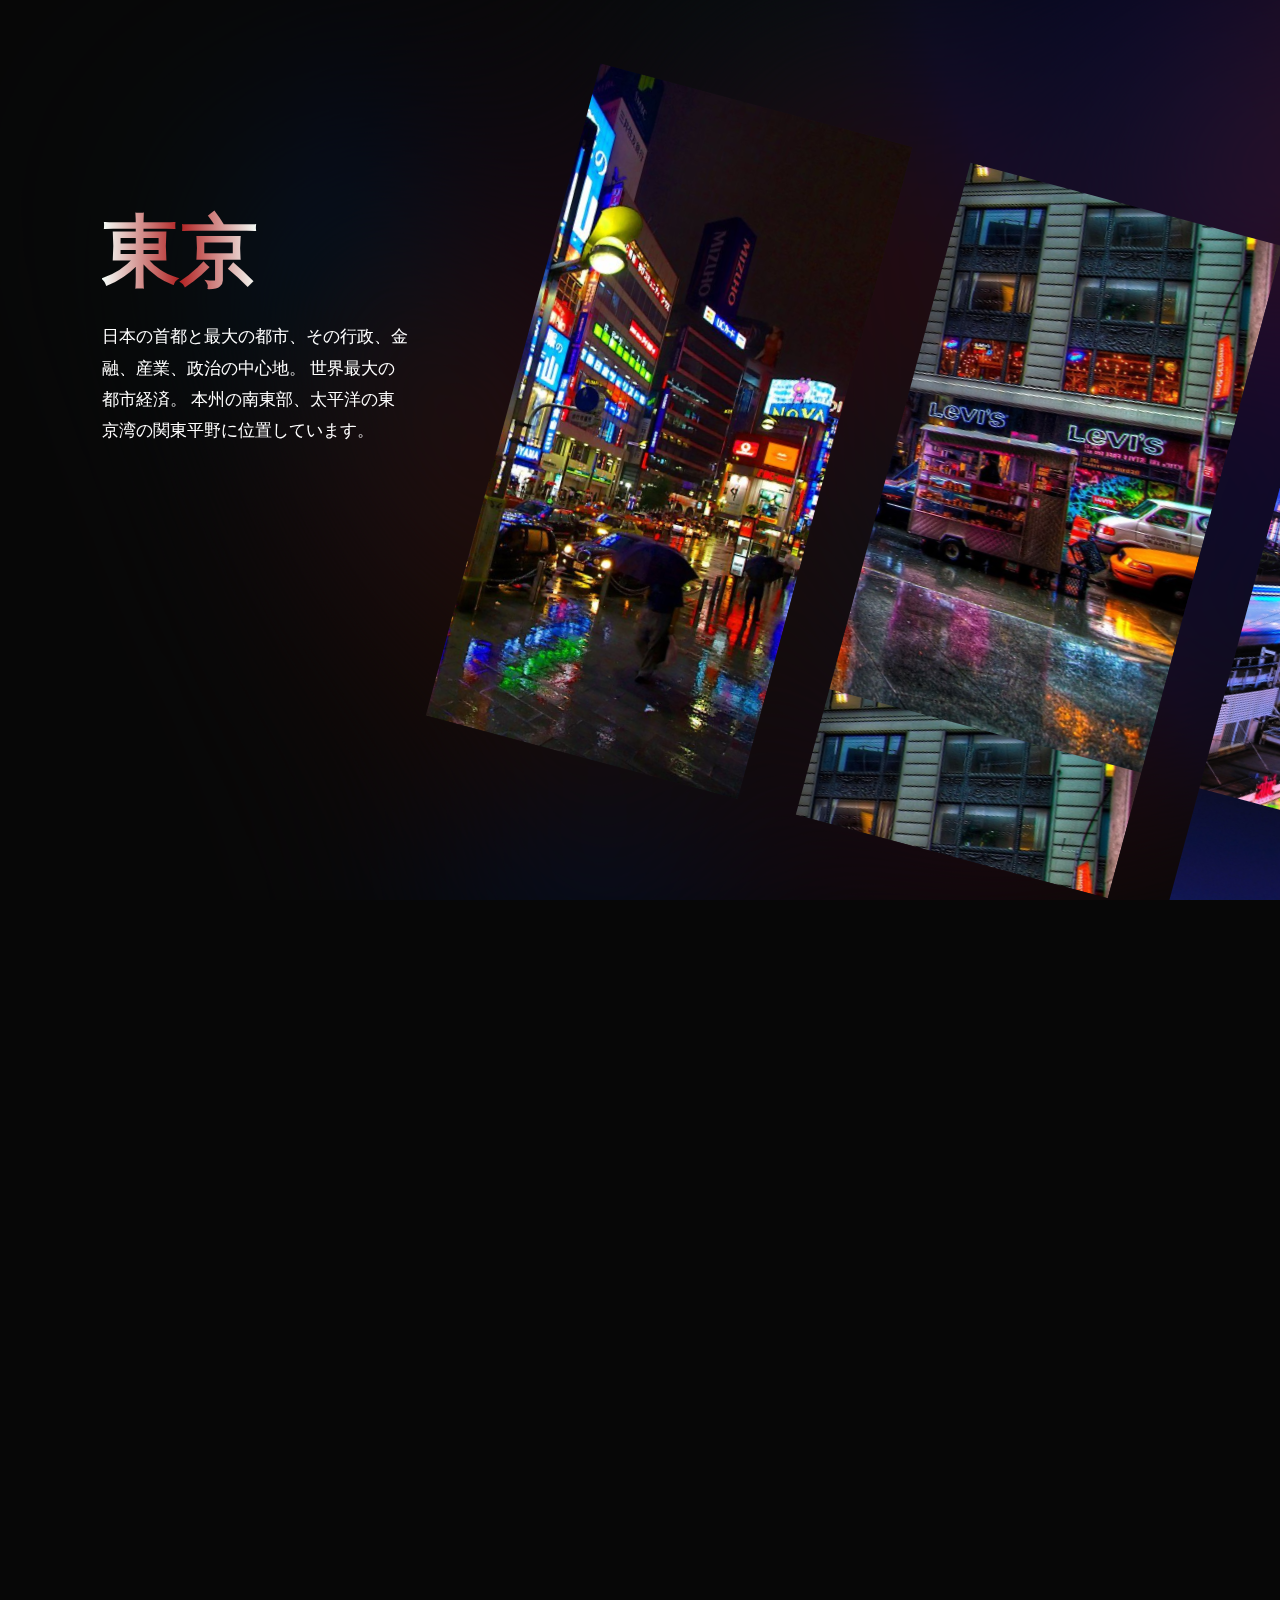
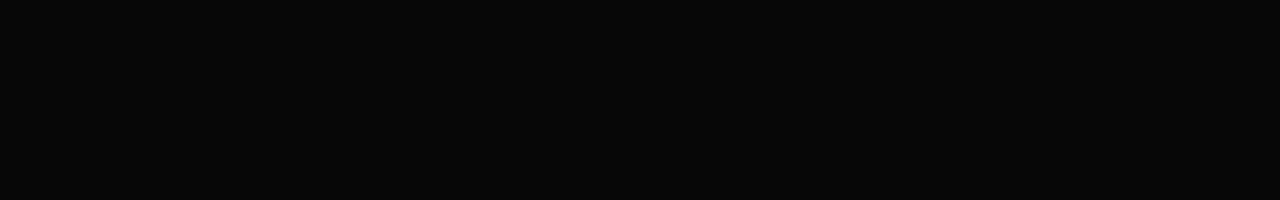
<file: index.html>
<!DOCTYPE html>
<html lang="en">
<head>
    <meta charset="UTF-8">
    <meta http-equiv="X-UA-Compatible" content="IE=edge">
    <meta name="viewport" content="width=device-width, initial-scale=1.0">
    <link rel="stylesheet" href="libs/swiper/swiper-bundle.min.css">
    <link rel="stylesheet" href="css/main.css">
	<link rel="stylesheet" href="https://cdnjs.cloudflare.com/ajax/libs/font-awesome/4.7.0/css/font-awesome.min.css">
    <title>Tokyo</title>
</head>
<body>

    <div class="description">
		<div class="logo">
			<for>東京 </for><for>Tokyo</for>
		</div>
		<div class="text">
			<for>日本の首都と最大の都市、その行政、金融、産業、政治の中心地。 世界最大の都市経済。 本州の南東部、太平洋の東京湾の関東平野に位置しています。</for><for>The capital and largest city of Japan, its administrative, financial, industrial and political center. The largest urban economy in the world. It is located in the southeastern part of Honshu Island, on the Kanto Plain in the bay of Tokyo Bay of the Pacific Ocean.</for>
		</div>
    </div>
    
    <div class="swiper slider slider_main">
		<div class="swiper-wrapper slier__wrapper">

			<div class="swiper-slide slider__item">
				<div class="slider__img" data-swiper-parallax="20%" style="background-image: url(images/1.jpg);"></div>
			</div>
			<div class="swiper-slide slider__item">
				<div class="slider__img" data-swiper-parallax="30%" style="background-image: url(images/2.jpg);"></div>
			</div>
			<div class="swiper-slide slider__item">
				<div class="slider__img" data-swiper-parallax="20%" style="background-image: url(images/3.jpg);"></div>
			</div>
			<div class="swiper-slide slider__item">
				<div class="slider__img" data-swiper-parallax="30%" style="background-image: url(images/4.jpg);"></div>
			</div>
			<div class="swiper-slide slider__item">
				<div class="slider__img" data-swiper-parallax="20%" style="background-image: url(images/5.jpg);"></div>
			</div>
			<div class="swiper-slide slider__item">
				<div class="slider__img" data-swiper-parallax="30%" style="background-image: url(images/6.jpg);"></div>
			</div>
			<div class="swiper-slide slider__item">
				<div class="slider__img" data-swiper-parallax="20%" style="background-image: url(images/7.jpg);"></div>
			</div>
			<div class="swiper-slide slider__item">
				<div class="slider__img" data-swiper-parallax="30%" style="background-image: url(images/8.jpg);"></div>
			</div>

		</div>
	</div>

	<div class="swiper slider slider_bg">
		<div class="swiper-wrapper slier__wrapper">

			<div class="swiper-slide slider__item">
				<div class="slider__img" data-swiper-parallax="20%" style="background-image: url(images/1.jpg);"></div>
			</div>
			<div class="swiper-slide slider__item">
				<div class="slider__img" data-swiper-parallax="30%" style="background-image: url(images/2.jpg);"></div>
			</div>
			<div class="swiper-slide slider__item">
				<div class="slider__img" data-swiper-parallax="20%" style="background-image: url(images/3.jpg);"></div>
			</div>
			<div class="swiper-slide slider__item">
				<div class="slider__img" data-swiper-parallax="30%" style="background-image: url(images/4.jpg);"></div>
			</div>
			<div class="swiper-slide slider__item">
				<div class="slider__img" data-swiper-parallax="20%" style="background-image: url(images/5.jpg);"></div>
			</div>
			<div class="swiper-slide slider__item">
				<div class="slider__img" data-swiper-parallax="30%" style="background-image: url(images/6.jpg);"></div>
			</div>
			<div class="swiper-slide slider__item">
				<div class="slider__img" data-swiper-parallax="20%" style="background-image: url(images/7.jpg);"></div>
			</div>
			<div class="swiper-slide slider__item">
				<div class="slider__img" data-swiper-parallax="30%" style="background-image: url(images/8.jpg);"></div>
			</div>

		</div>
	</div>

	<script src="libs/swiper/swiper-bundle.min.js"></script>
	<script src="https://code.jquery.com/jquery-3.3.1.min.js"></script>
	<script src="js/app.js"></script>

</body>
</html>
</file>
<file: css/main.css>
* {
    margin: 0;
    padding: 0;
    box-sizing: border-box;
}
:root {
    --dark: #070707;
    --sizeindex: calc(1vw + 1vh);
    --transition: .75s cubic-bezier(.3, .7, 0, 1.5);
}
@font-face{
    font-family: raleway_m;
    src: url(../fonts/raleway-v22-cyrillic-300.woff2);
    font-weight: 300;
}
@font-face{
    font-family: raleway_m;
    src: url(../fonts/raleway-v22-cyrillic-900.woff2);
    font-weight: 900;
}
body, html {
	width: 100%;
	height: 100%;
	background-color: var(--dark);
	color: #fff;
	font-family: raleway_m, sans-serif;
	overflow: hidden;
	line-height: 1.8;
}
.slider {
	height: 100%;
	transform: rotate(15deg);
	overflow: visible;
	top: 10vh;
}
.slier__wrapper {
	transition: var(--transition)!important;
	will-change: transform;
}
.slider__item {
	max-height: 75vh;
	overflow: hidden;
	cursor: pointer;
	transition: transform var(--transition), box-shadow var(--transition);
}
.slider__img {
	width: 300%;
	height: 100%;
	background-size: contain;
	position: absolute;
	left: -100%;
	transition: var(--transition)!important;
	will-change: transform;
}
.slider_bg {
	z-index: 0;
	transform: rotate(-20deg)!important;
	top: -90vh;
	left: -10vh;
	opacity: .15;
	filter: blur(120px) saturate(10);
}
.slider_bg .slider__item {
	max-height: 100vh;
}
.slider__item.opened {
	z-index: 2;
	transform: rotate(-15deg) scale(1.15);
	box-shadow: rgb(0 0 0 / .75) 0 0 0 10000px;
}
.description {
	z-index: 2;
	position: absolute;
	font-size: calc(var(--sizeindex) * .8);
	top: 20vh;
	left: 8vw;
	max-width: 24vw;
	transition: opacity var(--transition), transform var(--transition);
}
.logo {
	font-size: calc(var(--sizeindex) * 3.6);
	font-weight: 900;
	display: inline-block;
	background: linear-gradient(90deg, mintCream, firebrick, mintCream);
	-webkit-background-clip: text;
	-webkit-text-fill-color: transparent;
}
.description p {
	opacity: .9;
	transition: transform var(--transition);
	transition-duration: 3s;
}
.description.hidden {
	opacity: 0;
	transform: translateY(5vh);
}
.description.hidden p {
	transform: translateY(2vh);
}
.bottom-up{
	z-index: 999;
	position: absolute;
	left: 8vw;
	bottom: 8vh;
	width: 100px;
	height: 100px;
	font-size: calc(var(--sizeindex) * 1.6);
	font-weight: 900;
	display: inline-block;
	background: linear-gradient(45deg, DarkMagenta, Tomato, Violet);
	-webkit-background-clip: text;
	-webkit-text-fill-color: transparent;
	transition: opacity var(--transition), transform var(--transition);
}
.bottom-up:hover{
	filter: brightness(1.5);
	background: linear-gradient(90deg, mintCream, firebrick, mintCream);
	-webkit-background-clip: text;
	-webkit-text-fill-color: transparent;
}
.logo for + for, .logo:hover for { display: none; }
.logo for, .logo:hover for + for { display: block; }

.text for + for, .text:hover for { display: none; }
.text for, .text:hover for + for { display: block; }
</file>
